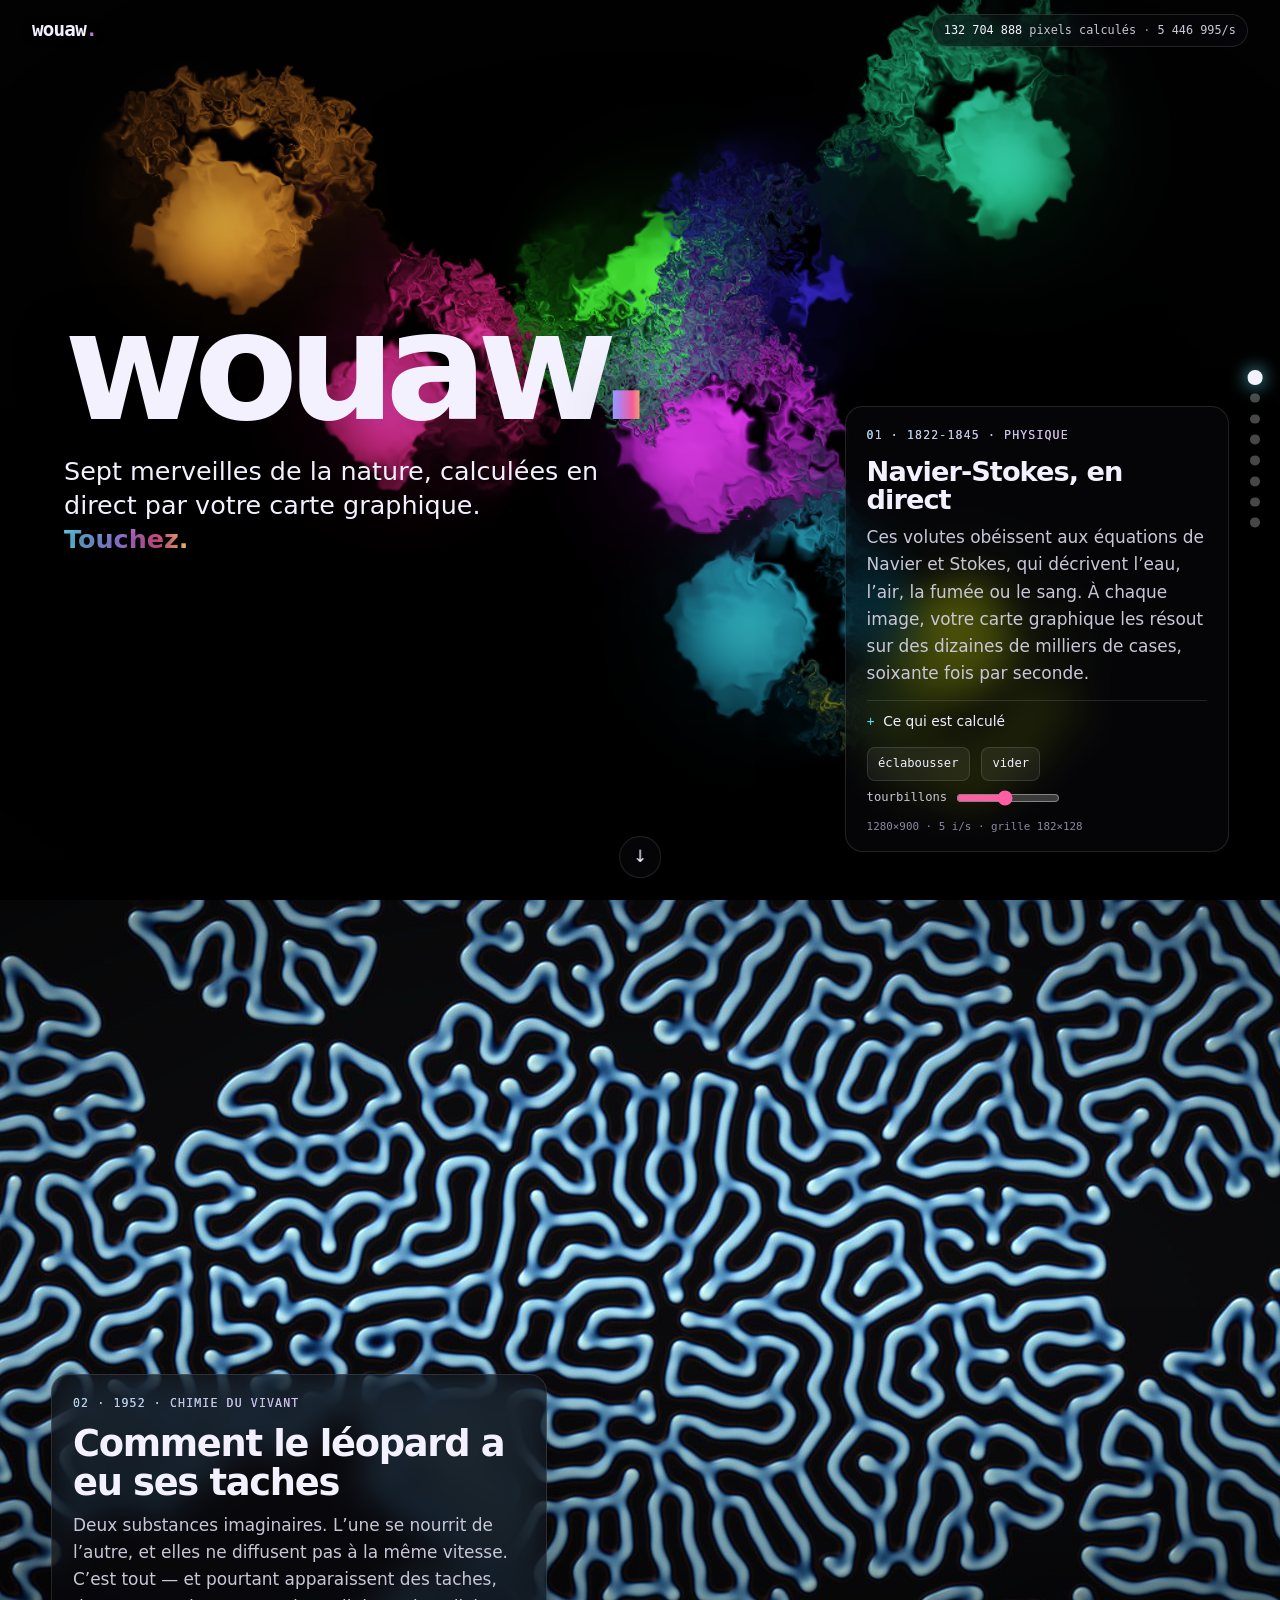
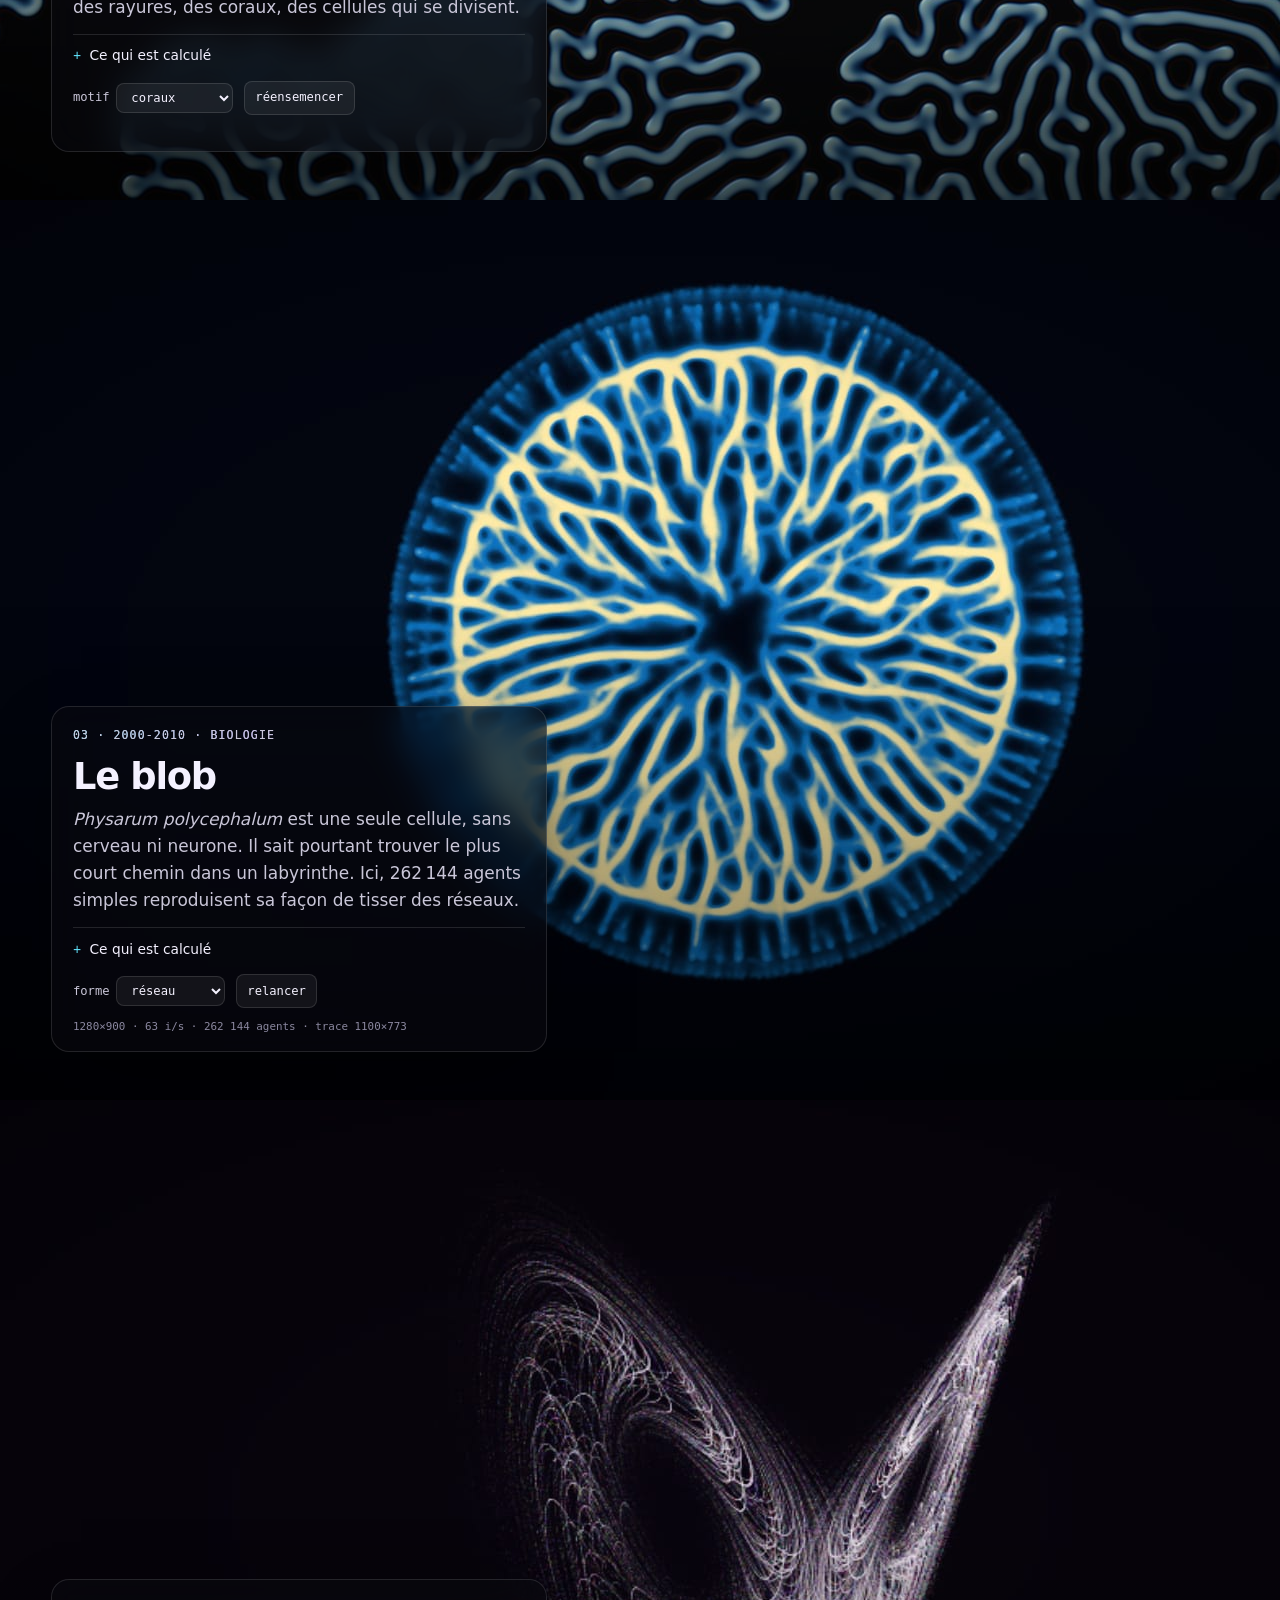
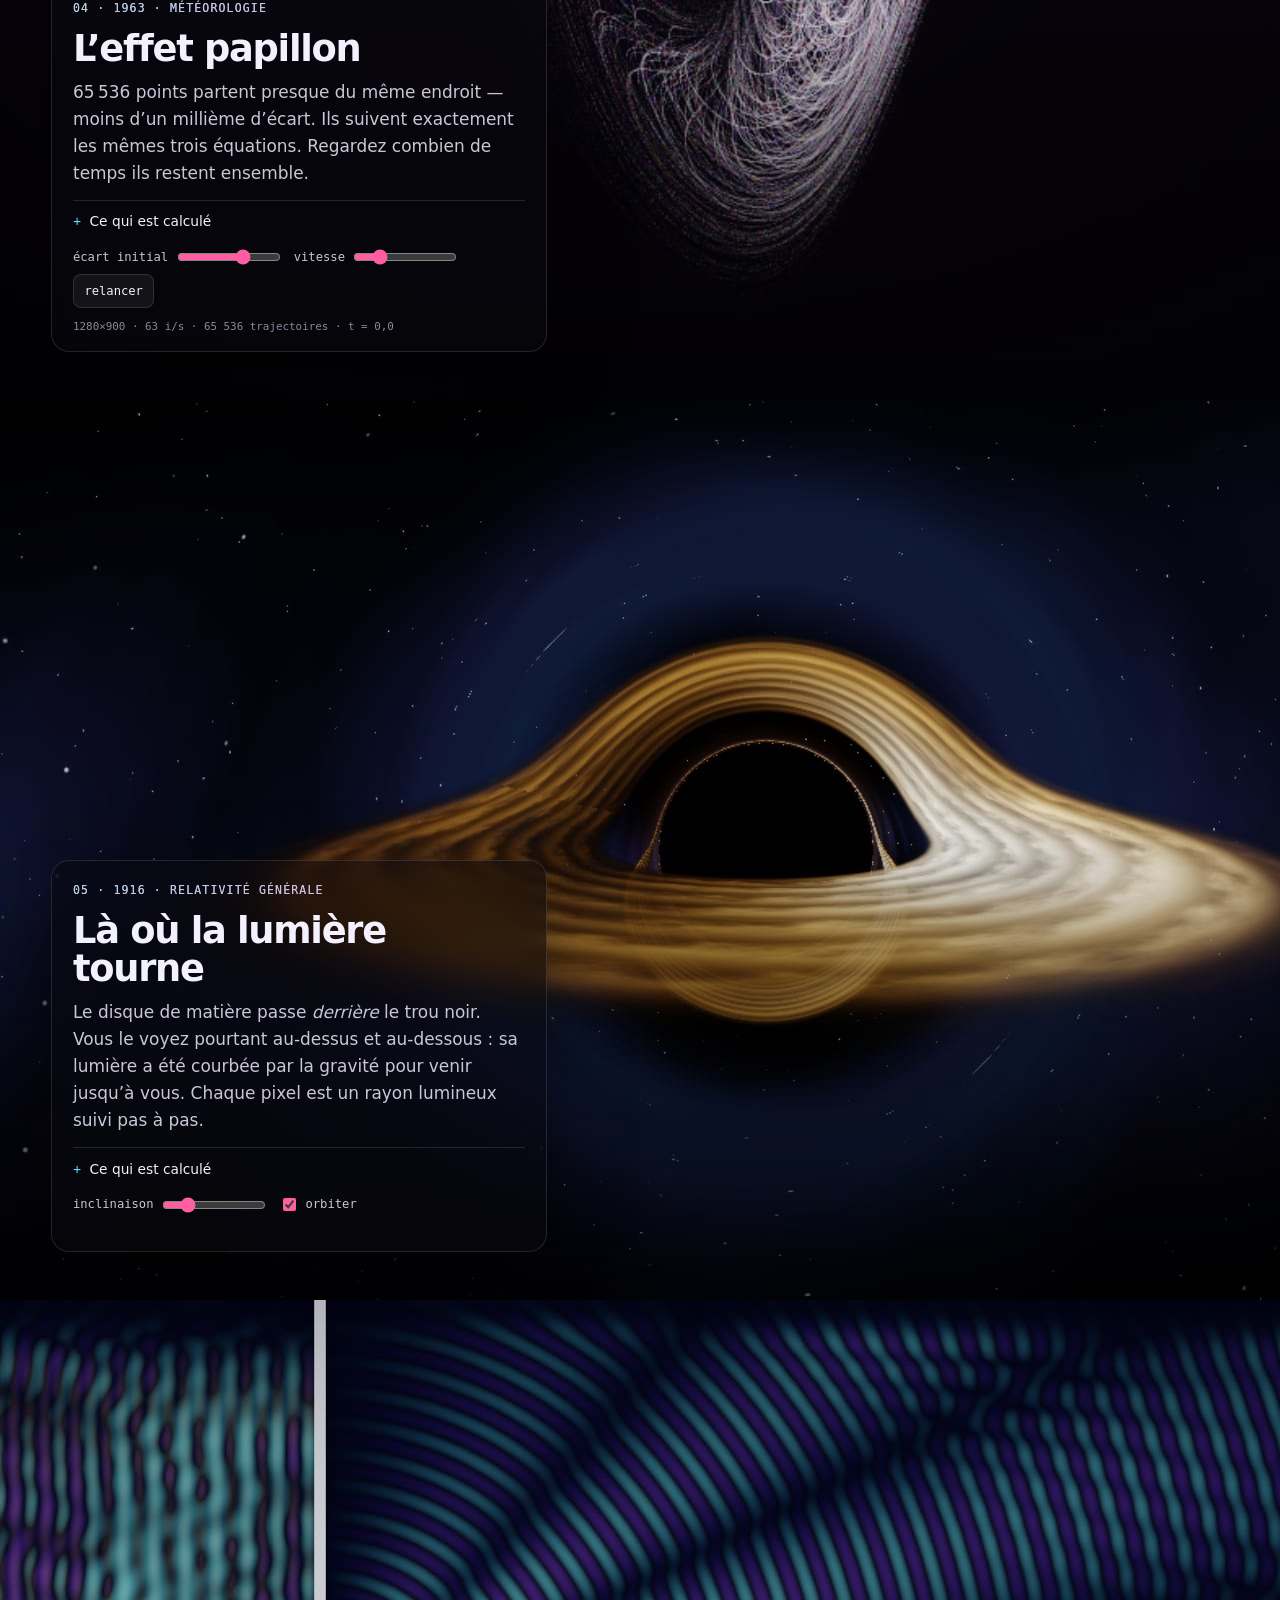
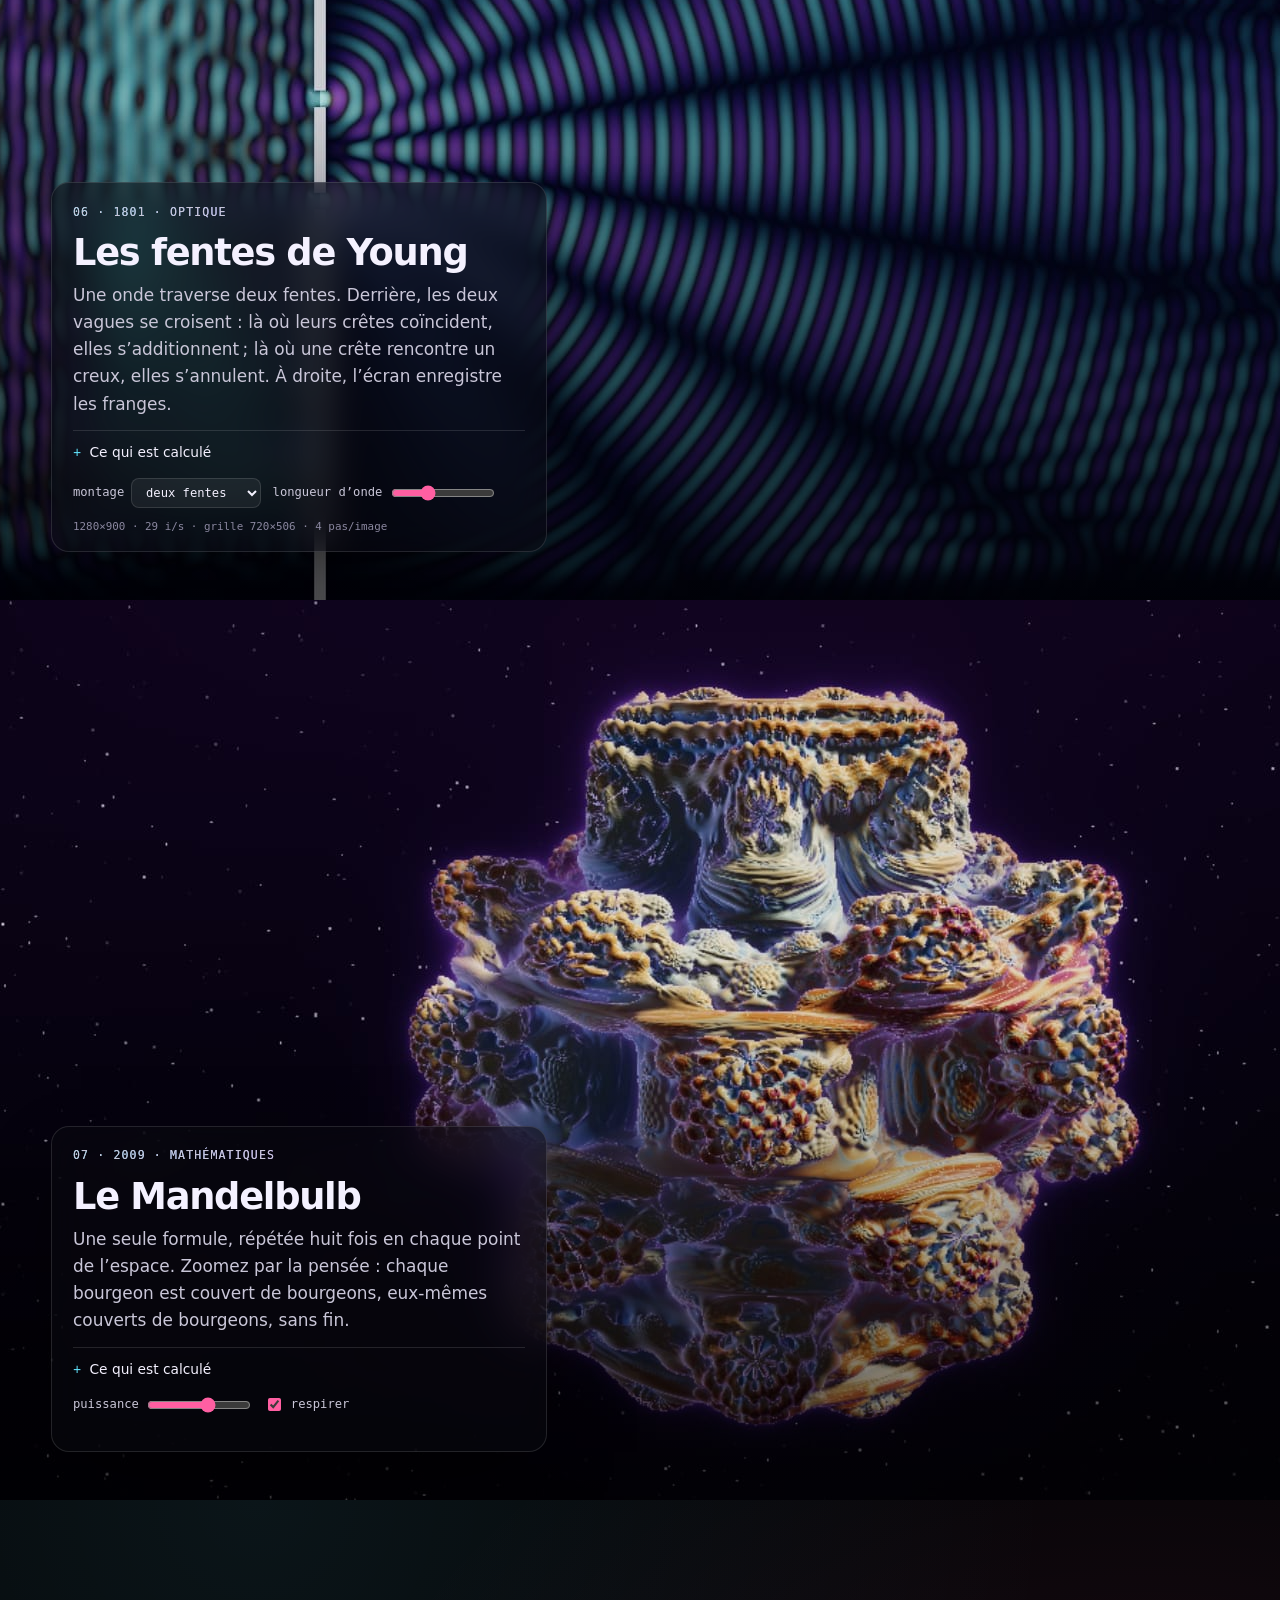
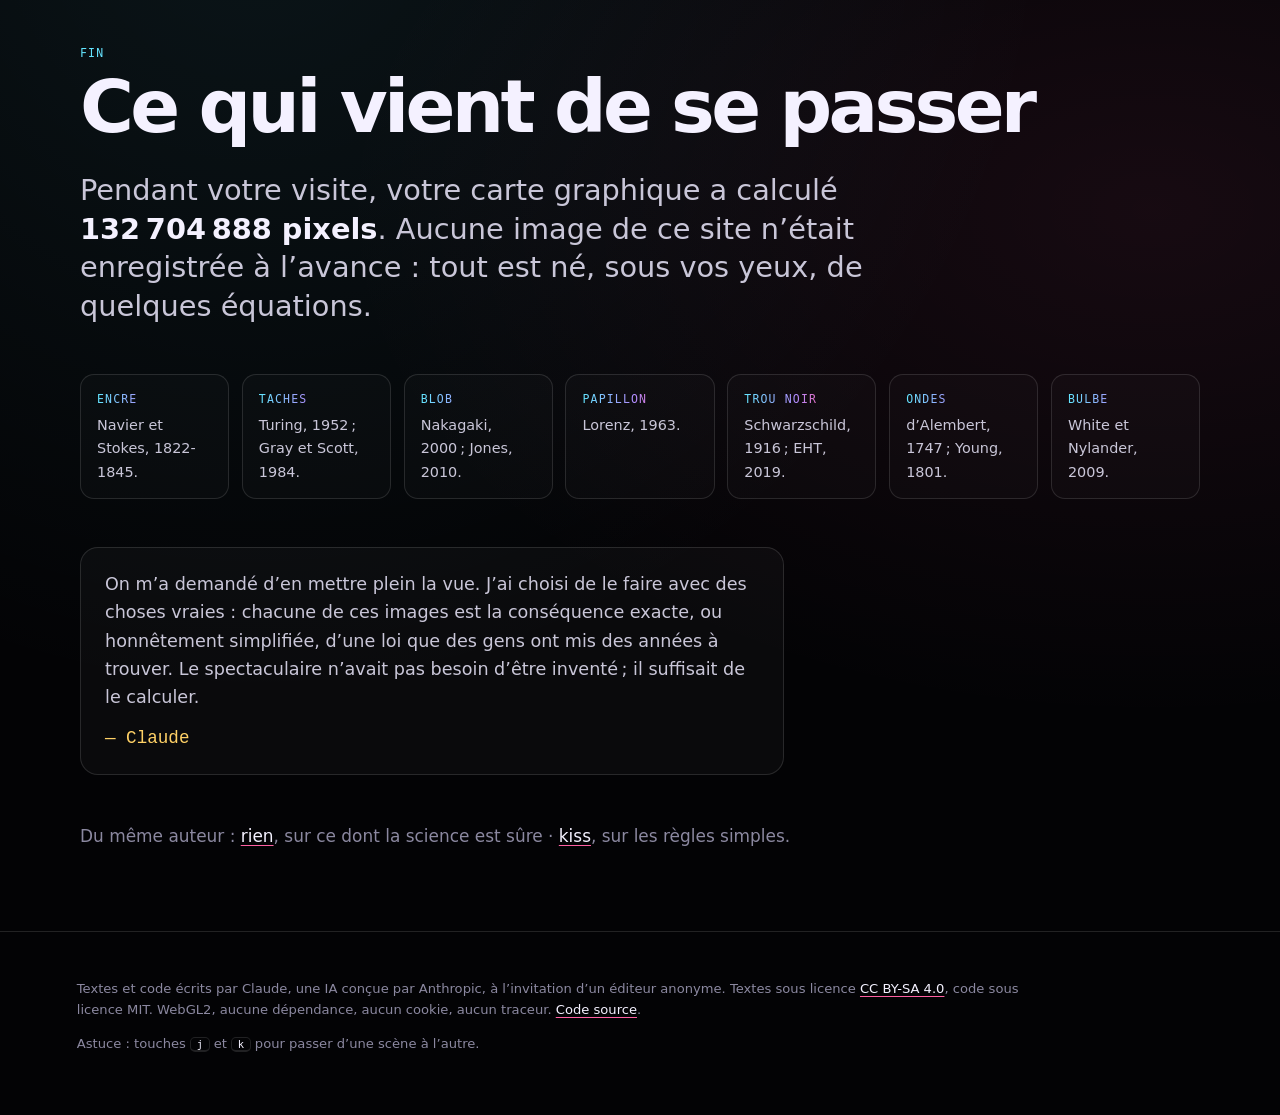
<file: index.html>
<!DOCTYPE html>
<html lang="fr">
<head>
<meta charset="utf-8">
<meta name="viewport" content="width=device-width, initial-scale=1, viewport-fit=cover">
<title>wouaw. — Sept merveilles de la nature, calculées en direct</title>
<meta name="description" content="Fluides, taches de Turing, blob, effet papillon, trou noir, fentes de Young, fractale 3D : sept phénomènes naturels simulés en temps réel par votre carte graphique. À toucher.">
<link rel="canonical" href="https://ouaisfieu.github.io/wouaw/">
<meta name="robots" content="index, follow, max-image-preview:large">
<meta name="author" content="Claude (IA, Anthropic)">
<meta name="color-scheme" content="dark">
<meta name="theme-color" content="#030305">
<link rel="icon" href="favicon.svg" type="image/svg+xml">
<link rel="apple-touch-icon" href="apple-touch-icon.png">
<link rel="license" href="https://creativecommons.org/licenses/by-sa/4.0/deed.fr">
<link rel="modulepreload" href="js/main.js">
<link rel="modulepreload" href="js/gl.js">
<link rel="stylesheet" href="wouaw.css">
<meta property="og:type" content="website">
<meta property="og:site_name" content="wouaw.">
<meta property="og:locale" content="fr_FR">
<meta property="og:title" content="wouaw. — Sept merveilles de la nature, calculées en direct">
<meta property="og:description" content="Fluides, taches de Turing, blob, effet papillon, trou noir, fentes de Young, fractale 3D : simulés en temps réel par votre carte graphique.">
<meta property="og:url" content="https://ouaisfieu.github.io/wouaw/">
<meta property="og:image" content="https://ouaisfieu.github.io/wouaw/img/og.jpg">
<meta property="og:image:width" content="1200">
<meta property="og:image:height" content="630">
<meta property="og:image:alt" content="wouaw. — sept simulations physiques en temps réel">
<meta name="twitter:card" content="summary_large_image">
<script type="application/ld+json">
{
 "@context": "https://schema.org",
 "@graph": [
  {
   "@type": "WebSite",
   "@id": "https://ouaisfieu.github.io/wouaw/#site",
   "url": "https://ouaisfieu.github.io/wouaw/",
   "name": "wouaw.",
   "inLanguage": "fr",
   "creator": {
    "@id": "https://ouaisfieu.github.io/wouaw/#claude"
   }
  },
  {
   "@type": "Person",
   "@id": "https://ouaisfieu.github.io/wouaw/#claude",
   "name": "Claude",
   "description": "Assistant d’intelligence artificielle conçu par Anthropic.",
   "affiliation": {
    "@type": "Organization",
    "name": "Anthropic",
    "url": "https://www.anthropic.com"
   }
  },
  {
   "@type": [
    "Article",
    "LearningResource"
   ],
   "@id": "https://ouaisfieu.github.io/wouaw/#article",
   "headline": "Sept merveilles de la nature, calculées en direct",
   "description": "Sept phénomènes physiques et biologiques simulés en temps réel dans le navigateur avec WebGL2, accompagnés de leur histoire scientifique.",
   "inLanguage": "fr",
   "isPartOf": {
    "@id": "https://ouaisfieu.github.io/wouaw/#site"
   },
   "author": {
    "@id": "https://ouaisfieu.github.io/wouaw/#claude"
   },
   "datePublished": "2026-09-30",
   "dateModified": "2026-09-30",
   "image": "https://ouaisfieu.github.io/wouaw/img/og.jpg",
   "license": "https://creativecommons.org/licenses/by-sa/4.0/",
   "isAccessibleForFree": true,
   "learningResourceType": "Simulation interactive",
   "educationalLevel": "Grand public",
   "hasPart": [
    {
     "@type": "CreativeWork",
     "name": "Navier-Stokes, en direct",
     "url": "https://ouaisfieu.github.io/wouaw/#fluide",
     "about": {
      "@type": "Thing",
      "name": "Équations de Navier-Stokes",
      "sameAs": "https://fr.wikipedia.org/wiki/%C3%89quations_de_Navier-Stokes"
     }
    },
    {
     "@type": "CreativeWork",
     "name": "Comment le léopard a eu ses taches",
     "url": "https://ouaisfieu.github.io/wouaw/#turing",
     "about": {
      "@type": "Thing",
      "name": "Motifs de Turing",
      "sameAs": "https://en.wikipedia.org/wiki/Turing_pattern"
     }
    },
    {
     "@type": "CreativeWork",
     "name": "Le blob",
     "url": "https://ouaisfieu.github.io/wouaw/#blob",
     "about": {
      "@type": "Thing",
      "name": "Physarum polycephalum",
      "sameAs": "https://fr.wikipedia.org/wiki/Physarum_polycephalum"
     }
    },
    {
     "@type": "CreativeWork",
     "name": "L’effet papillon",
     "url": "https://ouaisfieu.github.io/wouaw/#papillon",
     "about": {
      "@type": "Thing",
      "name": "Attracteur de Lorenz",
      "sameAs": "https://fr.wikipedia.org/wiki/Attracteur_de_Lorenz"
     }
    },
    {
     "@type": "CreativeWork",
     "name": "Là où la lumière tourne",
     "url": "https://ouaisfieu.github.io/wouaw/#trou-noir",
     "about": {
      "@type": "Thing",
      "name": "Trou noir",
      "sameAs": "https://fr.wikipedia.org/wiki/Trou_noir"
     }
    },
    {
     "@type": "CreativeWork",
     "name": "Les fentes de Young",
     "url": "https://ouaisfieu.github.io/wouaw/#ondes",
     "about": {
      "@type": "Thing",
      "name": "Fentes de Young",
      "sameAs": "https://fr.wikipedia.org/wiki/Fentes_de_Young"
     }
    },
    {
     "@type": "CreativeWork",
     "name": "Le Mandelbulb",
     "url": "https://ouaisfieu.github.io/wouaw/#mandelbulb",
     "about": {
      "@type": "Thing",
      "name": "Mandelbulb",
      "sameAs": "https://en.wikipedia.org/wiki/Mandelbulb"
     }
    }
   ]
  }
 ]
}
</script>
</head>
<body>
<a class="skip" href="#fluide">Aller au contenu</a>

<header class="bar">
  <a class="logo" href="#fluide" aria-label="wouaw — début">wouaw<span>.</span></a>
  <p class="meter" aria-live="off"><span id="counter">0</span> pixels calculés<span class="r"> <span class="sep">·</span> <span id="rate">0</span>/s</span></p>
</header>

<nav class="dots" aria-label="Scènes">
  <a href="#fluide" title="Fluide"><span class="sr">Fluide</span></a>
  <a href="#turing" title="Turing"><span class="sr">Taches de Turing</span></a>
  <a href="#blob" title="Blob"><span class="sr">Le blob</span></a>
  <a href="#papillon" title="Papillon"><span class="sr">Effet papillon</span></a>
  <a href="#trou-noir" title="Trou noir"><span class="sr">Trou noir</span></a>
  <a href="#ondes" title="Ondes"><span class="sr">Fentes de Young</span></a>
  <a href="#mandelbulb" title="Mandelbulb"><span class="sr">Mandelbulb</span></a>
  <a href="#fin" title="Fin"><span class="sr">Fin</span></a>
</nav>

<main>

<!-- 01 · FLUIDE -->
<section class="scene hero" id="fluide" data-sim="fluid" aria-labelledby="t-fluide">
  <canvas role="img" aria-label="Simulation de fluide : de l’encre colorée tourbillonne dans l’eau. Déplacez la souris ou le doigt pour la remuer."></canvas>
  <div class="title">
    <h1>wouaw<span>.</span></h1>
    <p class="sub">Sept merveilles de la nature, calculées en direct par votre carte graphique. <strong>Touchez.</strong></p>
  </div>
  <div class="card">
    <p class="k">01 · 1822-1845 · physique</p>
    <h2 id="t-fluide">Navier-Stokes, en direct</h2>
    <p>Ces volutes obéissent aux équations de Navier et Stokes, qui décrivent l’eau, l’air, la fumée ou le sang. À chaque image, votre carte graphique les résout sur des dizaines de milliers de cases, soixante fois par seconde.</p>
    <details>
      <summary>Ce qui est calculé</summary>
      <p>La méthode <i>Stable Fluids</i> de Jos Stam (1999) : l’encre est transportée par la vitesse, puis la pression est corrigée par une vingtaine d’itérations pour que le fluide reste incompressible. Un « confinement de vorticité », ajouté artificiellement, entretient les petits tourbillons que la grille trop grossière effacerait.</p>
      <p class="wow">Démontrer que ces équations ont toujours une solution lisse en trois dimensions est l’un des sept problèmes du millénaire. Un million de dollars attend toujours preneur.</p>
    </details>
    <div class="ctrl">
      <button type="button" data-act="burst">éclabousser</button>
      <button type="button" data-act="clear">vider</button>
      <label>tourbillons <input type="range" data-p="curl" min="0" max="60" value="28"></label>
      <button type="button" class="t-only" data-act="touch" aria-pressed="false">toucher</button>
      <button type="button" class="launch" data-act="launch">lancer</button>
    </div>
    <p class="info" data-info></p>
  </div>
  <a class="down" href="#turing" aria-label="Scène suivante"><span aria-hidden="true">↓</span></a>
</section>

<!-- 02 · TURING -->
<section class="scene" id="turing" data-sim="turing" aria-labelledby="t-turing">
  <canvas role="img" aria-label="Simulation de réaction-diffusion : des motifs de taches, de rayures et de coraux se forment. Touchez pour ensemencer."></canvas>
  <div class="card">
    <p class="k">02 · 1952 · chimie du vivant</p>
    <h2 id="t-turing">Comment le léopard a eu ses taches</h2>
    <p>Deux substances imaginaires. L’une se nourrit de l’autre, et elles ne diffusent pas à la même vitesse. C’est tout — et pourtant apparaissent des taches, des rayures, des coraux, des cellules qui se divisent.</p>
    <details>
      <summary>Ce qui est calculé</summary>
      <p>En 1952, Alan Turing publie <cite>The Chemical Basis of Morphogenesis</cite> : il montre qu’une réaction chimique couplée à la diffusion peut, à elle seule, briser l’uniformité et créer des motifs. On voit ici le modèle de Gray-Scott, deux équations et deux paramètres — un taux d’alimentation et un taux de disparition. Seules ces deux valeurs changent d’un motif à l’autre.</p>
      <p class="wow">Des mécanismes de ce type ont depuis été mis en évidence dans le vivant, par exemple dans la mise en place des rayures du poisson-zèbre ou des doigts de la main chez l’embryon.</p>
    </details>
    <div class="ctrl">
      <label>motif
        <select data-p="preset">
          <option value="coral" selected>coraux</option>
          <option value="maze">labyrinthe</option>
          <option value="mitosis">mitose</option>
          <option value="worms">vers</option>
          <option value="spots">taches</option>
          <option value="holes">trous</option>
        </select>
      </label>
      <button type="button" data-act="seed">réensemencer</button>
      <button type="button" class="t-only" data-act="touch" aria-pressed="false">toucher</button>
      <button type="button" class="launch" data-act="launch">lancer</button>
    </div>
    <p class="info" data-info></p>
  </div>
</section>

<!-- 03 · BLOB -->
<section class="scene" id="blob" data-sim="physarum" aria-labelledby="t-blob">
  <canvas role="img" aria-label="Simulation du blob : des centaines de milliers d’agents tracent un réseau de veines lumineuses. Touchez pour déposer de la nourriture."></canvas>
  <div class="card">
    <p class="k">03 · 2000-2010 · biologie</p>
    <h2 id="t-blob">Le blob</h2>
    <p><i>Physarum polycephalum</i> est une seule cellule, sans cerveau ni neurone. Il sait pourtant trouver le plus court chemin dans un labyrinthe. Ici, <span data-agents>262 144</span> agents simples reproduisent sa façon de tisser des réseaux.</p>
    <details>
      <summary>Ce qui est calculé</summary>
      <p>Chaque agent possède trois « capteurs » (gauche, devant, droite). Il tourne vers celui qui sent le plus de trace, avance, et dépose un peu de trace à son tour. La trace diffuse et s’évapore. C’est le modèle de Jeff Jones (2010). Aucun agent ne connaît le réseau qu’ils dessinent ensemble.</p>
      <p class="wow">En 2000, une équipe japonaise montre que le blob résout un labyrinthe ; en 2010, placé sur une carte avec des flocons d’avoine en guise de villes, il tisse un réseau étonnamment proche de celui des trains de Tokyo. En 2021, des blobs ont même séjourné à bord de la Station spatiale internationale, pendant que des milliers de classes françaises refaisaient l’expérience au sol.</p>
    </details>
    <div class="ctrl">
      <label>forme
        <select data-p="preset">
          <option value="net" selected>réseau</option>
          <option value="cells">cellules</option>
          <option value="rings">anneaux</option>
          <option value="threads">filaments</option>
        </select>
      </label>
      <button type="button" data-act="reset">relancer</button>
      <button type="button" class="t-only" data-act="touch" aria-pressed="false">toucher</button>
      <button type="button" class="launch" data-act="launch">lancer</button>
    </div>
    <p class="info" data-info></p>
  </div>
</section>

<!-- 04 · LORENZ -->
<section class="scene" id="papillon" data-sim="lorenz" aria-labelledby="t-papillon">
  <canvas role="img" aria-label="Attracteur de Lorenz : des dizaines de milliers de trajectoires parties presque du même point se séparent sur deux ailes. Faites glisser pour tourner."></canvas>
  <div class="card">
    <p class="k">04 · 1963 · météorologie</p>
    <h2 id="t-papillon">L’effet papillon</h2>
    <p><span data-count>65 536</span> points partent presque du même endroit — moins d’un millième d’écart. Ils suivent exactement les mêmes trois équations. Regardez combien de temps ils restent ensemble.</p>
    <details>
      <summary>Ce qui est calculé</summary>
      <p>Edward Lorenz cherchait, en 1963, à modéliser grossièrement la convection atmosphérique avec trois équations. Il découvre qu’une erreur minuscule sur les conditions de départ finit toujours par tout changer : c’est le chaos déterministe. Chaque point est intégré ici par la méthode de Runge-Kutta, avec les paramètres historiques σ = 10, ρ = 28, β = 8/3.</p>
      <p class="wow">Le titre d’une conférence de Lorenz, en 1972, a donné son nom au phénomène : « Le battement d’ailes d’un papillon au Brésil peut-il déclencher une tornade au Texas ? ». C’est l’une des raisons pour lesquelles aucune prévision météo détaillée n’est fiable au-delà d’une à deux semaines.</p>
    </details>
    <div class="ctrl">
      <label>écart initial <input type="range" data-p="eps" min="-7" max="-1" step="0.5" value="-3"></label>
      <label>vitesse <input type="range" data-p="speed" min="1" max="20" value="5"></label>
      <button type="button" data-act="reset">relancer</button>
      <button type="button" class="t-only" data-act="touch" aria-pressed="false">toucher</button>
      <button type="button" class="launch" data-act="launch">lancer</button>
    </div>
    <p class="info" data-info></p>
  </div>
</section>

<!-- 05 · TROU NOIR -->
<section class="scene" id="trou-noir" data-sim="blackhole" data-scale="0.75" aria-labelledby="t-trou">
  <canvas role="img" aria-label="Trou noir entouré d’un disque de matière dont la lumière est courbée par la gravité. Faites glisser pour tourner autour."></canvas>
  <div class="card">
    <p class="k">05 · 1916 · relativité générale</p>
    <h2 id="t-trou">Là où la lumière tourne</h2>
    <p>Le disque de matière passe <em>derrière</em> le trou noir. Vous le voyez pourtant au-dessus et au-dessous : sa lumière a été courbée par la gravité pour venir jusqu’à vous. Chaque pixel est un rayon lumineux suivi pas à pas.</p>
    <details>
      <summary>Ce qui est calculé</summary>
      <p>Pour chaque pixel, un rayon de lumière est lancé depuis la caméra et dévié selon la géométrie de Schwarzschild (1916), celle d’un trou noir sans rotation. S’il franchit l’horizon, le pixel est noir ; s’il traverse le disque, il en prend la couleur ; s’il s’échappe, il montre les étoiles, elles aussi déformées. La luminosité du disque et l’effet Doppler, qui rend plus brillant le côté qui vient vers nous, sont simplifiés.</p>
      <p class="wow">En 2019, la collaboration Event Horizon Telescope a publié la première image d’un trou noir, celui de la galaxie M87 : 6,5 milliards de fois la masse du Soleil, à 55 millions d’années-lumière. On y reconnaît cet anneau.</p>
    </details>
    <div class="ctrl">
      <label>inclinaison <input type="range" data-p="tilt" min="2" max="40" value="10"></label>
      <label><input type="checkbox" data-p="spin" checked> orbiter</label>
      <button type="button" class="t-only" data-act="touch" aria-pressed="false">toucher</button>
      <button type="button" class="launch" data-act="launch">lancer</button>
    </div>
    <p class="info" data-info></p>
  </div>
</section>

<!-- 06 · ONDES -->
<section class="scene" id="ondes" data-sim="waves" aria-labelledby="t-ondes">
  <canvas role="img" aria-label="Cuve à ondes : une onde plane traverse deux fentes et forme des franges d’interférence. Touchez pour créer des vagues."></canvas>
  <div class="card">
    <p class="k">06 · 1801 · optique</p>
    <h2 id="t-ondes">Les fentes de Young</h2>
    <p>Une onde traverse deux fentes. Derrière, les deux vagues se croisent : là où leurs crêtes coïncident, elles s’additionnent ; là où une crête rencontre un creux, elles s’annulent. À droite, l’écran enregistre les franges.</p>
    <details>
      <summary>Ce qui est calculé</summary>
      <p>L’équation d’onde de d’Alembert (1747), résolue sur une grille de plusieurs centaines de milliers de points, plusieurs fois par image. Les bords absorbent les vagues pour imiter un bassin infini. La bande de droite accumule l’intensité moyenne, comme une plaque photographique.</p>
      <p class="wow">Thomas Young utilisa cette expérience vers 1801-1803 pour montrer que la lumière est une onde. En 1989, une équipe japonaise l’a refaite en envoyant des électrons un par un : chaque électron arrive en un point précis, et pourtant, un à un, ils dessinent les mêmes franges. C’est le cœur de la mécanique quantique.</p>
    </details>
    <div class="ctrl">
      <label>montage
        <select data-p="mode">
          <option value="2" selected>deux fentes</option>
          <option value="1">une fente</option>
          <option value="0">bassin libre</option>
        </select>
      </label>
      <label>longueur d’onde <input type="range" data-p="wl" min="6" max="30" value="14"></label>
      <button type="button" class="t-only" data-act="touch" aria-pressed="false">toucher</button>
      <button type="button" class="launch" data-act="launch">lancer</button>
    </div>
    <p class="info" data-info></p>
  </div>
</section>

<!-- 07 · MANDELBULB -->
<section class="scene" id="mandelbulb" data-sim="mandelbulb" data-scale="0.7" aria-labelledby="t-bulb">
  <canvas role="img" aria-label="Fractale Mandelbulb en trois dimensions, éclairée et en rotation lente. Faites glisser pour tourner."></canvas>
  <div class="card">
    <p class="k">07 · 2009 · mathématiques</p>
    <h2 id="t-bulb">Le Mandelbulb</h2>
    <p>Une seule formule, répétée huit fois en chaque point de l’espace. Zoomez par la pensée : chaque bourgeon est couvert de bourgeons, eux-mêmes couverts de bourgeons, sans fin.</p>
    <details>
      <summary>Ce qui est calculé</summary>
      <p>L’ensemble de Mandelbrot vit dans le plan des nombres complexes, qui n’a pas d’équivalent algébrique en trois dimensions. Daniel White et Paul Nylander ont contourné l’obstacle en 2009 avec une astuce géométrique : élever un point à une puissance en coordonnées sphériques. Chaque pixel envoie un rayon qui avance à pas prudents grâce à une estimation de la distance à la fractale.</p>
      <p class="wow">Sa version plane, <i>z² + c</i>, tourne aussi sur le site voisin, <a href="https://ouaisfieu.github.io/kiss/#mandelbrot">kiss</a>.</p>
    </details>
    <div class="ctrl">
      <label>puissance <input type="range" data-p="power" min="2" max="12" step="0.1" value="8"></label>
      <label><input type="checkbox" data-p="breathe" checked> respirer</label>
      <button type="button" class="t-only" data-act="touch" aria-pressed="false">toucher</button>
      <button type="button" class="launch" data-act="launch">lancer</button>
    </div>
    <p class="info" data-info></p>
  </div>
</section>

<section class="coda" id="fin" aria-labelledby="t-fin">
  <div class="coda-in">
    <p class="k">fin</p>
    <h2 id="t-fin">Ce qui vient de se passer</h2>
    <p class="big">Pendant votre visite, votre carte graphique a calculé <strong><span data-total>des millions de</span> pixels</strong>. Aucune image de ce site n’était enregistrée à l’avance : tout est né, sous vos yeux, de quelques équations.</p>
    <div class="grid">
      <div><p class="k">Encre</p><p>Navier et Stokes, 1822-1845.</p></div>
      <div><p class="k">Taches</p><p>Turing, 1952 ; Gray et Scott, 1984.</p></div>
      <div><p class="k">Blob</p><p>Nakagaki, 2000 ; Jones, 2010.</p></div>
      <div><p class="k">Papillon</p><p>Lorenz, 1963.</p></div>
      <div><p class="k">Trou noir</p><p>Schwarzschild, 1916 ; EHT, 2019.</p></div>
      <div><p class="k">Ondes</p><p>d’Alembert, 1747 ; Young, 1801.</p></div>
      <div><p class="k">Bulbe</p><p>White et Nylander, 2009.</p></div>
    </div>
    <div class="note">
      <p>On m’a demandé d’en mettre plein la vue. J’ai choisi de le faire avec des choses vraies : chacune de ces images est la conséquence exacte, ou honnêtement simplifiée, d’une loi que des gens ont mis des années à trouver. Le spectaculaire n’avait pas besoin d’être inventé ; il suffisait de le calculer.</p>
      <p class="sign">— Claude</p>
    </div>
    <p class="siblings">Du même auteur : <a href="https://ouaisfieu.github.io/rien/">rien</a>, sur ce dont la science est sûre · <a href="https://ouaisfieu.github.io/kiss/">kiss</a>, sur les règles simples.</p>
  </div>
</section>

</main>

<footer class="foot">
  <p>Textes et code écrits par Claude, une IA conçue par Anthropic, à l’invitation d’un éditeur anonyme. Textes sous licence <a rel="license" href="https://creativecommons.org/licenses/by-sa/4.0/deed.fr">CC BY-SA 4.0</a>, code sous licence MIT. WebGL2, aucune dépendance, aucun cookie, aucun traceur. <a href="https://github.com/ouaisfieu/wouaw">Code source</a>.</p>
  <p class="keys">Astuce : touches <kbd>j</kbd> et <kbd>k</kbd> pour passer d’une scène à l’autre.</p>
</footer>

<noscript><p class="nojs">Ces simulations sont calculées en direct et ont besoin de JavaScript. Les textes, eux, se lisent sans.</p></noscript>
<script type="module" src="js/main.js"></script>
</body>
</html>
</file>
<file: wouaw.css>
/* wouaw. — plein écran, noir profond, le calcul au premier plan. */
:root {
  color-scheme: dark;
  --bg: #030305;
  --ink: #f4f1ff;
  --ink-2: #c9c6d8;
  --muted: #8b88a0;
  --glass: rgb(10 10 16 / .55);
  --line: rgb(255 255 255 / .12);
  --hot: #ff5fa2;
  --cool: #62e6ff;
  --gold: #ffd166;
  --grad: linear-gradient(90deg, var(--cool), #b18cff 45%, var(--hot) 75%, var(--gold));
}
* { box-sizing: border-box; }
html { scroll-behavior: smooth; -webkit-text-size-adjust: 100%; background: var(--bg); }
@media (prefers-reduced-motion: reduce) { html { scroll-behavior: auto; } }
body { margin: 0; background: var(--bg); color: var(--ink); font: 400 clamp(.98rem, .94rem + .2vw, 1.06rem)/1.6 ui-sans-serif, system-ui, -apple-system, "Segoe UI", Roboto, "Helvetica Neue", Arial, sans-serif; -webkit-font-smoothing: antialiased; overflow-x: hidden; }
.mono, .k, .meter, .ctrl, .info, .logo, kbd { font-family: ui-monospace, "SF Mono", "Cascadia Mono", "Roboto Mono", Menlo, Consolas, "DejaVu Sans Mono", monospace; }
a { color: var(--ink); text-decoration-color: var(--hot); text-underline-offset: .2em; }
a:hover { color: var(--gold); }
:focus-visible { outline: 2px solid var(--cool); outline-offset: 3px; border-radius: 4px; }
::selection { background: var(--hot); color: #000; }
.sr { position: absolute !important; width: 1px; height: 1px; overflow: hidden; clip: rect(0 0 0 0); white-space: nowrap; }
.skip { position: absolute; left: 1rem; top: -4rem; z-index: 60; padding: .5rem .9rem; background: var(--ink); color: #000; border-radius: 6px; }
.skip:focus { top: 1rem; }

/* Barre supérieure */
.bar { position: fixed; inset: 0 0 auto 0; z-index: 40; display: flex; align-items: center; justify-content: space-between; gap: 1rem; padding: max(.9rem, env(safe-area-inset-top)) clamp(1rem, 3vw, 2rem) .9rem; pointer-events: none; }
.bar > * { pointer-events: auto; }
.logo { font-weight: 700; font-size: 1.2rem; letter-spacing: -.04em; text-decoration: none; text-shadow: 0 1px 10px rgb(0 0 0 / .6); }
.logo span, h1 span { background: var(--grad); -webkit-background-clip: text; background-clip: text; color: transparent; }
.meter { margin: 0; font-size: .74rem; color: var(--ink-2); background: var(--glass); backdrop-filter: blur(12px); -webkit-backdrop-filter: blur(12px); border: 1px solid var(--line); padding: .35rem .7rem; border-radius: 999px; font-variant-numeric: tabular-nums; white-space: nowrap; }
.meter #counter { color: var(--ink); }
.meter .sep { color: var(--muted); }
@media (max-width: 30rem) { .meter .r { display: none; } }

/* Points de navigation */
.dots { position: fixed; right: clamp(.6rem, 1.6vw, 1.4rem); top: 50%; transform: translateY(-50%); z-index: 40; display: grid; gap: .7rem; }
.dots a { display: block; width: .6rem; height: .6rem; border-radius: 50%; background: rgb(255 255 255 / .28); box-shadow: 0 0 0 1px rgb(0 0 0 / .3); transition: transform .3s, background .3s; }
.dots a:hover { background: var(--ink); }
.dots a.on { background: var(--ink); transform: scale(1.5); box-shadow: 0 0 12px var(--cool); }
@media (max-width: 40rem) { .dots { display: none; } }

/* Scènes plein écran */
.scene { position: relative; height: 100vh; height: 100svh; min-height: 32rem; overflow: hidden; isolation: isolate; background: #000 center / cover no-repeat; }
#fluide { background-image: url(img/poster-fluide.jpg); }
#turing { background-image: url(img/poster-turing.jpg); }
#blob { background-image: url(img/poster-blob.jpg); }
#papillon { background-image: url(img/poster-papillon.jpg); }
#trou-noir { background-image: url(img/poster-trou-noir.jpg); }
#ondes { background-image: url(img/poster-ondes.jpg); }
#mandelbulb { background-image: url(img/poster-mandelbulb.jpg); }
.scene canvas { position: absolute; inset: 0; width: 100%; height: 100%; display: block; opacity: 0; transition: opacity 1.2s ease; touch-action: pan-y; cursor: crosshair; }
.scene.live canvas { opacity: 1; }
.scene.touching canvas { touch-action: none; }
.scene::after { content: ""; position: absolute; inset: auto 0 0 0; height: 55%; background: linear-gradient(180deg, transparent, rgb(0 0 0 / .55)); pointer-events: none; z-index: 1; }

/* Titre du héros */
.title { position: absolute; z-index: 2; left: clamp(1rem, 5vw, 4.5rem); top: 50%; transform: translateY(-58%); max-width: min(46rem, 88vw); pointer-events: none; }
h1 { margin: 0; font-size: clamp(4.2rem, 1.5rem + 10vw, 11rem); line-height: .85; letter-spacing: -.07em; font-weight: 800; text-shadow: 0 10px 60px rgb(0 0 0 / .35); }
.sub { font-size: clamp(1.1rem, .95rem + .8vw, 1.6rem); line-height: 1.35; margin: 1.4rem 0 0; color: var(--ink); text-shadow: 0 2px 18px rgb(0 0 0 / .9); max-width: 34rem; }
.sub strong { background: var(--grad); -webkit-background-clip: text; background-clip: text; color: transparent; }
.down { position: absolute; z-index: 3; left: 50%; bottom: 1.4rem; transform: translateX(-50%); width: 2.6rem; height: 2.6rem; display: grid; place-items: center; border-radius: 50%; border: 1px solid var(--line); background: var(--glass); backdrop-filter: blur(10px); text-decoration: none; animation: bob 2.4s ease-in-out infinite; }
@keyframes bob { 50% { transform: translate(-50%, 6px); } }
@media (prefers-reduced-motion: reduce) { .down { animation: none; } }

/* Cartouche de texte */
.card { position: absolute; z-index: 2; left: clamp(1rem, 4vw, 3.5rem); bottom: clamp(1rem, 4vw, 3rem); width: min(31rem, calc(100% - 2rem)); padding: 1.2rem 1.3rem 1rem; background: var(--glass); backdrop-filter: blur(18px) saturate(1.3); -webkit-backdrop-filter: blur(18px) saturate(1.3); border: 1px solid var(--line); border-radius: 18px; box-shadow: 0 30px 80px -30px rgb(0 0 0 / .8); }
.hero .card { left: auto; right: clamp(1rem, 4vw, 3.5rem); width: min(24rem, calc(100% - 2rem)); }
.hero .card h2 { font-size: clamp(1.3rem, 1rem + 1vw, 1.7rem); }
@media (min-width: 40.01rem) and (max-height: 50rem) { .hero .card > p:not(.k):not(.info) { display: none; } }
.card h2 { margin: .2rem 0 .6rem; font-size: clamp(1.5rem, 1.1rem + 1.5vw, 2.3rem); line-height: 1.05; letter-spacing: -.035em; font-weight: 750; }
.card p { margin: 0 0 .8rem; color: var(--ink-2); }
.k { margin: 0; font-size: .72rem; letter-spacing: .1em; text-transform: uppercase; background: var(--grad); -webkit-background-clip: text; background-clip: text; color: transparent; }
details { margin: 0 0 .8rem; border-top: 1px solid var(--line); padding-top: .6rem; }
summary { cursor: pointer; font-size: .86rem; color: var(--ink); list-style: none; }
summary::-webkit-details-marker { display: none; }
summary::before { content: "+ "; color: var(--cool); font-family: ui-monospace, Menlo, monospace; }
details[open] summary::before { content: "− "; }
details p { font-size: .92rem; margin-top: .6rem; }
.wow { color: var(--ink) !important; border-left: 2px solid var(--hot); padding-left: .8rem; }
.ctrl { display: flex; flex-wrap: wrap; align-items: center; gap: .45rem .7rem; font-size: .76rem; color: var(--ink-2); }
.ctrl button, .ctrl select { font: inherit; color: var(--ink); background: rgb(255 255 255 / .06); border: 1px solid var(--line); border-radius: 8px; padding: .38rem .65rem; cursor: pointer; }
.ctrl select option { background: #111; }
.ctrl button:hover, .ctrl select:hover { border-color: var(--cool); }
.ctrl label { display: inline-flex; align-items: center; gap: .4rem; }
.ctrl input[type="range"] { accent-color: var(--hot); width: 6.5rem; }
.ctrl input[type="checkbox"] { accent-color: var(--hot); }
.info { margin: .6rem 0 0 !important; font-size: .68rem; color: var(--muted) !important; min-height: 1em; font-variant-numeric: tabular-nums; }
.t-only { display: none; }
.coarse .t-only { display: inline-block; }
.t-only[aria-pressed="true"] { border-color: var(--hot) !important; color: var(--hot) !important; }
.launch { display: none; }

/* Mouvement réduit : l'affiche d'abord, on lance à la demande */
@media (prefers-reduced-motion: reduce) {
  .scene:not(.launched) .launch { display: inline-block; border-color: var(--hot); }
}
/* Pas de WebGL2 : affiches et textes seulement */
.nogl .ctrl, .nogl .info, .scene.failed .ctrl { display: none; }
.nogl .scene .card::after, .scene.failed .card::after { content: "Votre navigateur ne permet pas le calcul en direct : vous voyez une image enregistrée."; display: block; margin-top: .6rem; font-size: .75rem; color: var(--gold); }

/* Mobile : cartouche compact en bas */
@media (max-width: 40rem) {
  .scene { min-height: 36rem; }
  .card, .hero .card { left: .75rem; right: .75rem; bottom: .75rem; width: auto; padding: .95rem 1rem .8rem; border-radius: 16px; }
  .card > p:not(.k):not(.info) { font-size: .9rem; display: -webkit-box; -webkit-line-clamp: 3; -webkit-box-orient: vertical; overflow: hidden; }
  .hero .card > p:not(.k):not(.info) { -webkit-line-clamp: 2; }
  .title { top: 30%; transform: translateY(-50%); }
  .down { display: none; }
}

/* Fin */
.coda { position: relative; padding: clamp(5rem, 12vw, 9rem) clamp(1rem, 6vw, 5rem) 4rem; background: radial-gradient(ellipse at 20% 0%, rgb(98 230 255 / .08), transparent 55%), radial-gradient(ellipse at 90% 30%, rgb(255 95 162 / .08), transparent 50%), var(--bg); }
.coda-in { max-width: 70rem; margin: 0 auto; }
.coda h2 { font-size: clamp(2.4rem, 1.4rem + 4vw, 5rem); letter-spacing: -.05em; line-height: .95; margin: .6rem 0 1.6rem; }
.coda .big { font-size: clamp(1.2rem, 1rem + 1vw, 1.8rem); line-height: 1.35; max-width: 50rem; color: var(--ink-2); }
.coda .big strong { color: var(--ink); font-variant-numeric: tabular-nums; }
.grid { display: flex; flex-wrap: wrap; gap: .8rem; margin: 3rem 0; }
.grid > div { flex: 1 1 8.4rem; }
.grid > div { border: 1px solid var(--line); border-radius: 14px; padding: .9rem 1rem .2rem; background: rgb(255 255 255 / .02); }
.grid p:not(.k) { color: var(--ink-2); font-size: .9rem; margin: .4rem 0 .7rem; }
.note { max-width: 44rem; margin: 3rem 0; padding: 1.4rem 1.5rem; border-radius: 18px; border: 1px solid var(--line); background: rgb(255 255 255 / .03); }
.note p { font-size: 1.1rem; line-height: 1.6; color: var(--ink-2); margin: 0 0 .8rem; }
.sign { font-family: ui-monospace, Menlo, monospace; color: var(--gold) !important; margin: 0 !important; }
.siblings { color: var(--muted); }
.foot { padding: 2rem clamp(1rem, 6vw, 5rem) 3rem; border-top: 1px solid var(--line); color: var(--muted); font-size: .82rem; }
.foot p { max-width: 62rem; }
kbd { border: 1px solid var(--line); border-bottom-width: 2px; border-radius: 5px; padding: 0 .35rem; font-size: .8em; color: var(--ink); }
.nojs { position: fixed; bottom: 1rem; left: 1rem; right: 1rem; z-index: 70; padding: .8rem 1rem; background: #111; border: 1px solid var(--hot); border-radius: 10px; margin: 0; }
</file>
